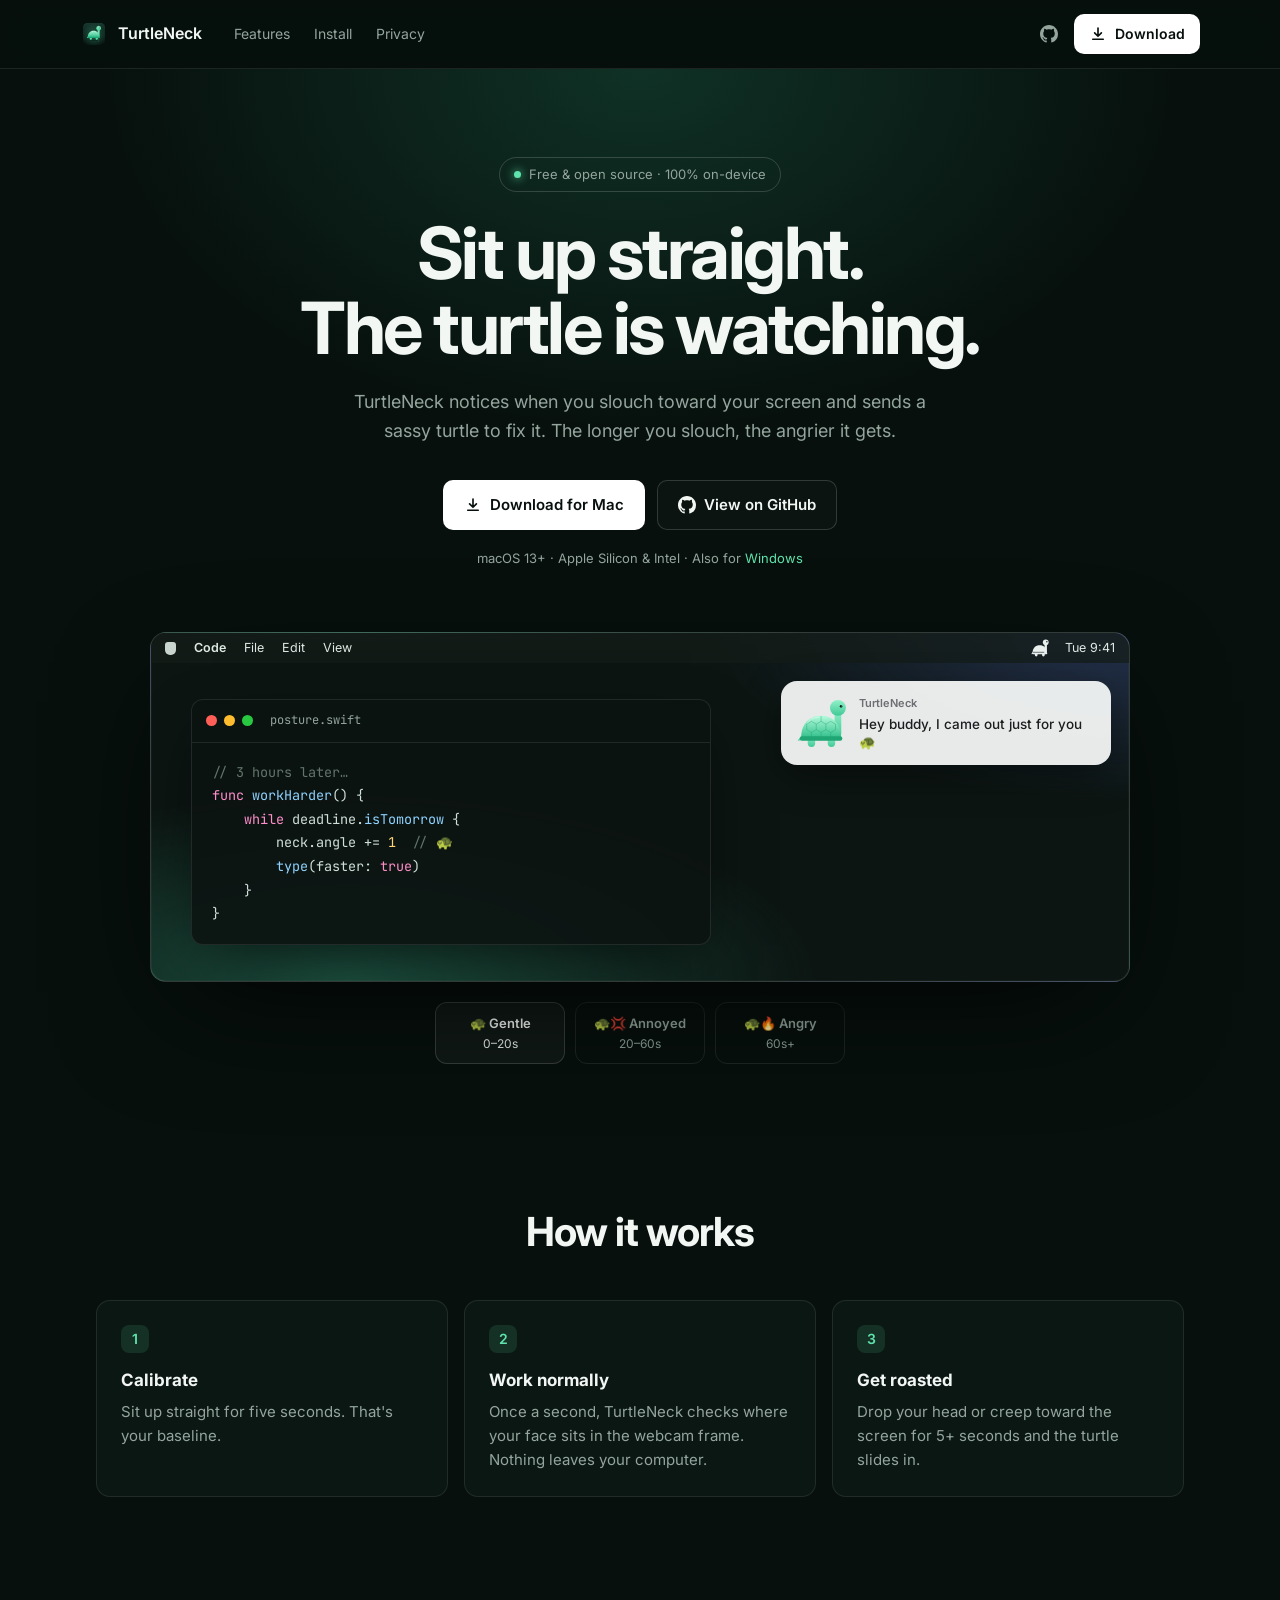
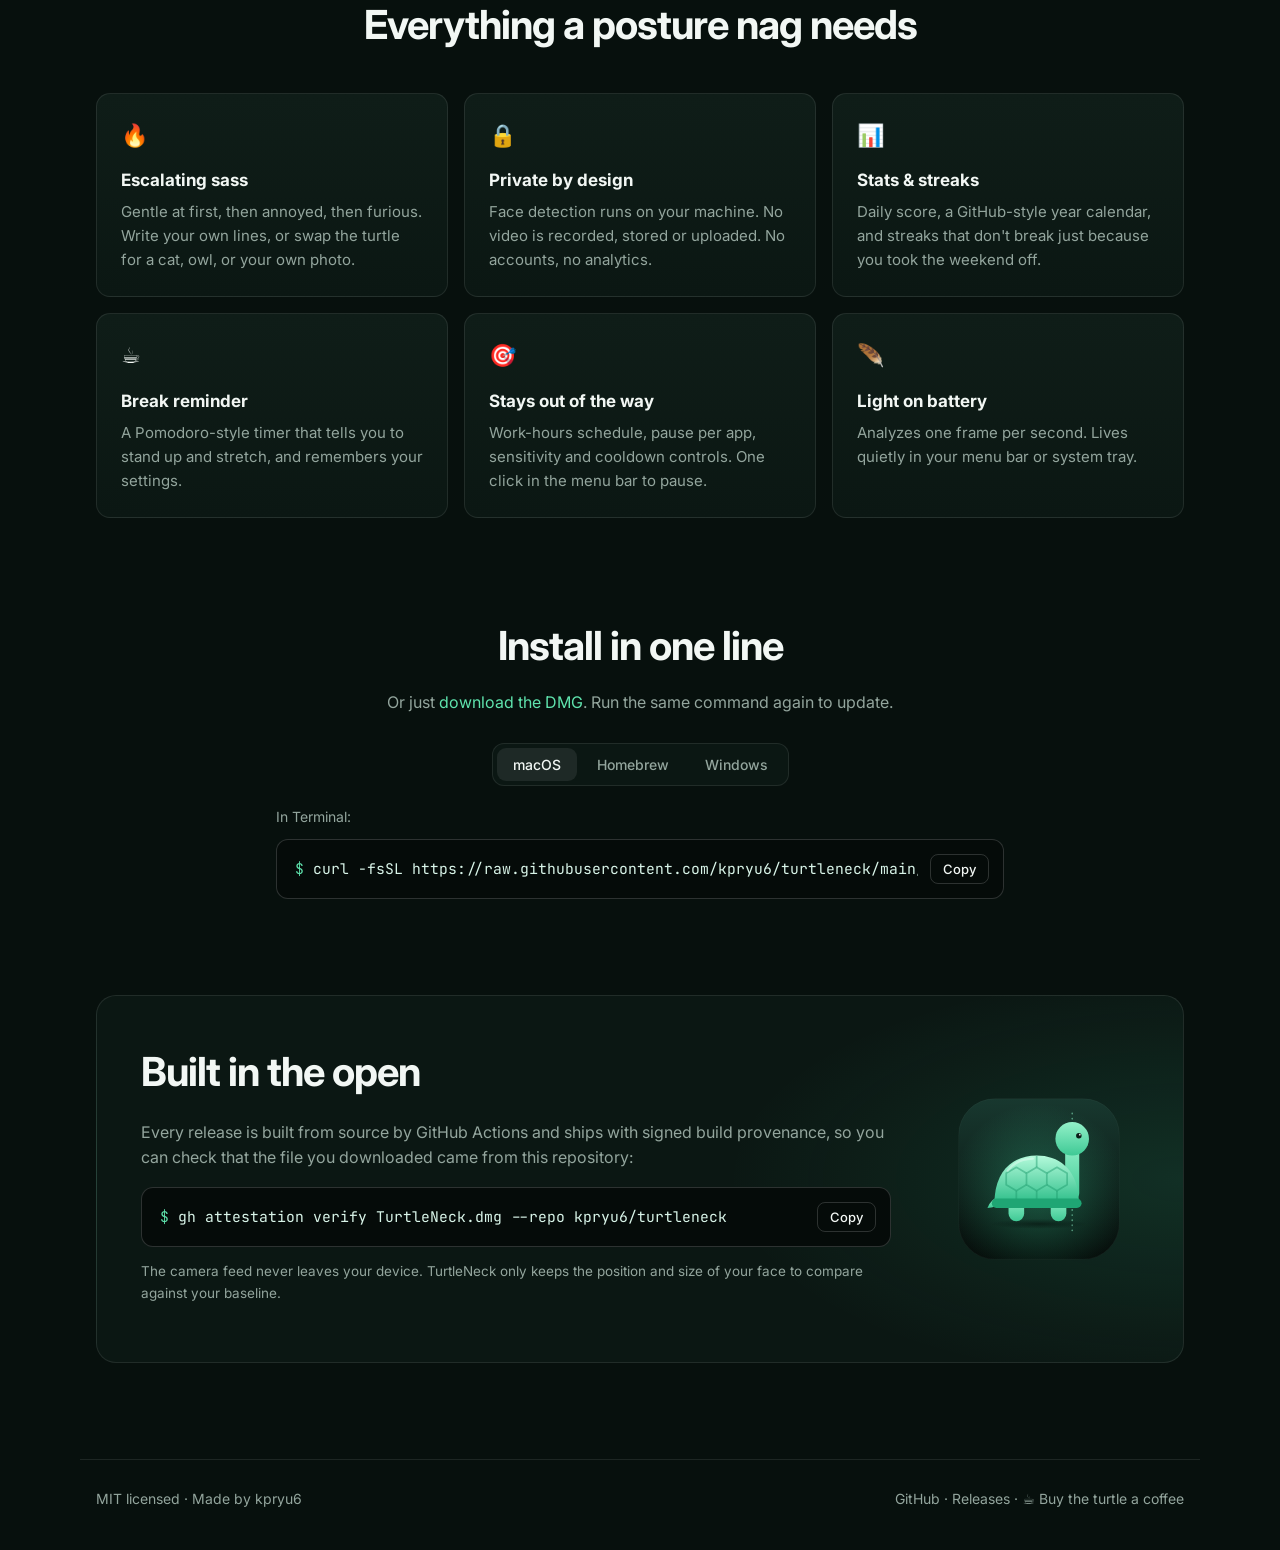
<file: site/index.html>
<!doctype html>
<html lang="en">
<head>
  <meta charset="utf-8">
  <meta name="viewport" content="width=device-width, initial-scale=1">
  <title>TurtleNeck: a sassy turtle that fixes your posture</title>
  <meta name="description" content="TurtleNeck watches your posture through your webcam and sends a sassy turtle when you slouch. Free, open source, 100% on-device. For macOS and Windows.">
  <meta property="og:title" content="TurtleNeck: a sassy turtle that fixes your posture">
  <meta property="og:description" content="Slouch, and the turtle shows up. Keep slouching, and it gets angry. Free, open source, 100% on-device.">
  <meta property="og:image" content="https://kpryu6.github.io/turtleneck/assets/og.png">
  <meta property="og:type" content="website">
  <meta name="twitter:card" content="summary_large_image">
  <meta name="theme-color" content="#07100D">
  <link rel="icon" type="image/svg+xml" href="assets/icon.svg">
  <link rel="icon" type="image/png" href="assets/favicon-64.png">
  <link rel="apple-touch-icon" href="assets/apple-touch-icon.png">
  <link rel="preconnect" href="https://fonts.googleapis.com">
  <link rel="preconnect" href="https://fonts.gstatic.com" crossorigin>
  <link href="https://fonts.googleapis.com/css2?family=Inter:wght@400;500;600;700&family=JetBrains+Mono:wght@400;500&display=swap" rel="stylesheet">
  <link rel="stylesheet" href="style.css">
</head>
<body>
  <header class="nav">
    <a class="brand" href="#top" aria-label="TurtleNeck home">
      <img src="assets/icon.svg" alt="" width="28" height="28">
      <span>TurtleNeck</span>
    </a>
    <nav class="nav-links" aria-label="Sections">
      <a href="#features">Features</a>
      <a href="#install">Install</a>
      <a href="#privacy">Privacy</a>
    </nav>
    <div class="nav-actions">
      <a class="gh-link" href="https://github.com/kpryu6/turtleneck" aria-label="TurtleNeck on GitHub">
        <svg viewBox="0 0 16 16" width="18" height="18" aria-hidden="true"><path fill="currentColor" d="M8 0C3.58 0 0 3.58 0 8c0 3.54 2.29 6.53 5.47 7.59.4.07.55-.17.55-.38 0-.19-.01-.82-.01-1.49-2.01.37-2.53-.49-2.69-.94-.09-.23-.48-.94-.82-1.13-.28-.15-.68-.52-.01-.53.63-.01 1.08.58 1.23.82.72 1.21 1.87.87 2.33.66.07-.52.28-.87.51-1.07-1.78-.2-3.64-.89-3.64-3.95 0-.87.31-1.59.82-2.15-.08-.2-.36-1.02.08-2.12 0 0 .67-.21 2.2.82.64-.18 1.32-.27 2-.27.68 0 1.36.09 2 .27 1.53-1.04 2.2-.82 2.2-.82.44 1.1.16 1.92.08 2.12.51.56.82 1.27.82 2.15 0 3.07-1.87 3.75-3.65 3.95.29.25.54.73.54 1.48 0 1.07-.01 1.93-.01 2.2 0 .21.15.46.55.38A8.013 8.013 0 0016 8c0-4.42-3.58-8-8-8z"/></svg>
        <span id="stars" class="stars" hidden></span>
      </a>
      <a class="btn btn-small" data-download href="https://github.com/kpryu6/turtleneck/releases/latest/download/TurtleNeck.dmg">
        <svg class="i" viewBox="0 0 24 24" aria-hidden="true"><path d="M12 4v11m0 0l-4.5-4.5M12 15l4.5-4.5M5 19h14"/></svg>
        Download
      </a>
    </div>
  </header>

  <main id="top">
    <section class="hero">
      <p class="eyebrow"><span class="dot"></span>Free &amp; open source · 100% on-device</p>
      <h1>Sit up straight.<br>The turtle is watching.</h1>
      <p class="lede">TurtleNeck notices when you slouch toward your screen and sends a sassy turtle to fix it. The longer you slouch, the angrier it gets.</p>
      <div class="cta">
        <a class="btn btn-primary" data-download href="https://github.com/kpryu6/turtleneck/releases/latest/download/TurtleNeck.dmg">
          <svg class="i" viewBox="0 0 24 24" aria-hidden="true"><path d="M12 4v11m0 0l-4.5-4.5M12 15l4.5-4.5M5 19h14"/></svg>
          <span data-download-label>Download for Mac</span>
        </a>
        <a class="btn btn-ghost" href="https://github.com/kpryu6/turtleneck">
          <svg viewBox="0 0 16 16" width="18" height="18" aria-hidden="true"><path fill="currentColor" d="M8 0C3.58 0 0 3.58 0 8c0 3.54 2.29 6.53 5.47 7.59.4.07.55-.17.55-.38 0-.19-.01-.82-.01-1.49-2.01.37-2.53-.49-2.69-.94-.09-.23-.48-.94-.82-1.13-.28-.15-.68-.52-.01-.53.63-.01 1.08.58 1.23.82.72 1.21 1.87.87 2.33.66.07-.52.28-.87.51-1.07-1.78-.2-3.64-.89-3.64-3.95 0-.87.31-1.59.82-2.15-.08-.2-.36-1.02.08-2.12 0 0 .67-.21 2.2.82.64-.18 1.32-.27 2-.27.68 0 1.36.09 2 .27 1.53-1.04 2.2-.82 2.2-.82.44 1.1.16 1.92.08 2.12.51.56.82 1.27.82 2.15 0 3.07-1.87 3.75-3.65 3.95.29.25.54.73.54 1.48 0 1.07-.01 1.93-.01 2.2 0 .21.15.46.55.38A8.013 8.013 0 0016 8c0-4.42-3.58-8-8-8z"/></svg>
          View on GitHub
        </a>
      </div>
      <p class="also" id="also-mac">macOS 13+ · Apple Silicon &amp; Intel · Also for <a href="https://github.com/kpryu6/turtleneck/releases/latest/download/TurtleNeck-Setup.exe">Windows</a></p>
      <p class="also" id="also-win" hidden>Windows 10/11 (64-bit) · No admin rights needed · Also for <a href="https://github.com/kpryu6/turtleneck/releases/latest/download/TurtleNeck.dmg">Mac</a></p>

      <!-- Demo: the alert escalates on a loop -->
      <div class="demo" aria-label="Animated preview of TurtleNeck alerts" role="img">
        <div class="screen">
          <div class="menubar">
            <span class="apple"></span>
            <span class="mb-item strong">Code</span><span class="mb-item">File</span><span class="mb-item">Edit</span><span class="mb-item">View</span>
            <span class="mb-right">
              <span class="tray" id="tray" title="Posture">
                <svg viewBox="240 210 540 530" aria-hidden="true"><mask id="tray-cut"><rect x="200" y="200" width="620" height="560" fill="#fff"/><circle cx="716" cy="290" r="22" fill="#000"/><path d="M296 604H636" stroke="#000" stroke-width="18"/></mask><g mask="url(#tray-cut)"><rect x="356" y="606" width="80" height="122" rx="40"/><rect x="572" y="606" width="80" height="122" rx="40"/><path d="M300 606Q262 622 248 660Q292 658 320 636Z"/><rect x="646" y="320" width="72" height="300" rx="36"/><circle cx="682" cy="306" r="86"/><path d="M284 636C284 470 380 392 500 392C620 392 716 470 716 636Z"/><rect x="270" y="612" width="460" height="48" rx="24"/></g></svg>
              </span>
              <span class="mb-item">Tue 9:41</span>
            </span>
          </div>
          <div class="desk">
            <div class="window">
              <div class="titlebar"><i></i><i></i><i></i><span>posture.swift</span></div>
              <pre class="code"><span class="c">// 3 hours later…</span>
<span class="k">func</span> <span class="f">workHarder</span>() {
    <span class="k">while</span> deadline.<span class="f">isTomorrow</span> {
        neck.angle += <span class="n">1</span>  <span class="c">// 🐢</span>
        <span class="f">type</span>(faster: <span class="k">true</span>)
    }
}</pre>
            </div>
            <div class="banner" id="banner" data-level="1">
              <svg class="turtle" viewBox="240 210 540 530" aria-hidden="true">
                <defs>
                  <linearGradient id="t-shell" x1="0" y1="0" x2="0" y2="1"><stop offset="0" class="shell-top"/><stop offset="1" class="shell-bottom"/></linearGradient>
                  <linearGradient id="t-skin" x1="0" y1="0" x2="0" y2="1"><stop offset="0" class="skin-top"/><stop offset="1" class="skin-bottom"/></linearGradient>
                  <clipPath id="t-dome"><path d="M284 636C284 470 380 392 500 392C620 392 716 470 716 636Z"/></clipPath>
                </defs>
                <g fill="url(#t-skin)"><rect x="356" y="606" width="80" height="122" rx="40"/><rect x="572" y="606" width="80" height="122" rx="40"/><path d="M300 606Q262 622 248 660Q292 658 320 636Z"/><rect x="646" y="320" width="72" height="300" rx="36"/><circle cx="682" cy="306" r="86"/></g>
                <circle cx="716" cy="290" r="14" fill="#0A1D17"/><circle cx="721" cy="285" r="4.5" fill="#fff" fill-opacity=".9"/>
                <path d="M284 636C284 470 380 392 500 392C620 392 716 470 716 636Z" fill="url(#t-shell)"/>
                <g class="hex" clip-path="url(#t-dome)"><path d="M500 452L552 482V542L500 572L448 542V482Z"/><path d="M552 482L604 452L656 482V542L604 572L552 542"/><path d="M448 482L396 452L344 482V542L396 572L448 542"/><path d="M500 452V392M500 572V636M604 572V636M396 572V636"/></g>
                <path d="M352 470C380 430 430 410 480 408" fill="none" stroke="#fff" stroke-opacity=".35" stroke-width="12" stroke-linecap="round"/>
                <rect class="rim" x="270" y="612" width="460" height="48" rx="24"/>
              </svg>
              <div class="banner-text">
                <span class="banner-app">TurtleNeck</span>
                <span class="banner-msg" id="banner-msg">Hey buddy, I came out just for you 🐢</span>
              </div>
            </div>
          </div>
        </div>
        <ol class="levels" aria-hidden="true">
          <li data-level="1"><b>🐢 Gentle</b><span>0–20s</span></li>
          <li data-level="2"><b>🐢💢 Annoyed</b><span>20–60s</span></li>
          <li data-level="3"><b>🐢🔥 Angry</b><span>60s+</span></li>
        </ol>
      </div>
    </section>

    <section class="section" id="how">
      <h2>How it works</h2>
      <div class="steps">
        <div class="step"><span class="num">1</span><h3>Calibrate</h3><p>Sit up straight for five seconds. That's your baseline.</p></div>
        <div class="step"><span class="num">2</span><h3>Work normally</h3><p>Once a second, TurtleNeck checks where your face sits in the webcam frame. Nothing leaves your computer.</p></div>
        <div class="step"><span class="num">3</span><h3>Get roasted</h3><p>Drop your head or creep toward the screen for 5+ seconds and the turtle slides in.</p></div>
      </div>
    </section>

    <section class="section" id="features">
      <h2>Everything a posture nag needs</h2>
      <div class="grid">
        <article class="card"><div class="ico">🔥</div><h3>Escalating sass</h3><p>Gentle at first, then annoyed, then furious. Write your own lines, or swap the turtle for a cat, owl, or your own photo.</p></article>
        <article class="card"><div class="ico">🔒</div><h3>Private by design</h3><p>Face detection runs on your machine. No video is recorded, stored or uploaded. No accounts, no analytics.</p></article>
        <article class="card"><div class="ico">📊</div><h3>Stats &amp; streaks</h3><p>Daily score, a GitHub-style year calendar, and streaks that don't break just because you took the weekend off.</p></article>
        <article class="card"><div class="ico">☕</div><h3>Break reminder</h3><p>A Pomodoro-style timer that tells you to stand up and stretch, and remembers your settings.</p></article>
        <article class="card"><div class="ico">🎯</div><h3>Stays out of the way</h3><p>Work-hours schedule, pause per app, sensitivity and cooldown controls. One click in the menu bar to pause.</p></article>
        <article class="card"><div class="ico">🪶</div><h3>Light on battery</h3><p>Analyzes one frame per second. Lives quietly in your menu bar or system tray.</p></article>
      </div>
    </section>

    <section class="section" id="install">
      <h2>Install in one line</h2>
      <p class="sub">Or just <a href="https://github.com/kpryu6/turtleneck/releases/latest/download/TurtleNeck.dmg">download the DMG</a>. Run the same command again to update.</p>
      <div class="tabs" role="tablist" aria-label="Platform">
        <button role="tab" aria-selected="true" aria-controls="tab-mac" id="t-mac" data-tab="mac">macOS</button>
        <button role="tab" aria-selected="false" aria-controls="tab-brew" id="t-brew" data-tab="brew">Homebrew</button>
        <button role="tab" aria-selected="false" aria-controls="tab-windows" id="t-windows" data-tab="windows">Windows</button>
      </div>
      <div class="panel" role="tabpanel" id="tab-mac" aria-labelledby="t-mac">
        <p>In Terminal:</p>
        <div class="cmd"><code>curl -fsSL https://raw.githubusercontent.com/kpryu6/turtleneck/main/install.sh | bash</code><button class="copy" aria-label="Copy command">Copy</button></div>
      </div>
      <div class="panel" role="tabpanel" id="tab-brew" aria-labelledby="t-brew" hidden>
        <p>With Homebrew:</p>
        <div class="cmd"><code>brew tap kpryu6/turtleneck &amp;&amp; brew trust kpryu6/turtleneck &amp;&amp; brew install --cask turtleneck</code><button class="copy" aria-label="Copy command">Copy</button></div>
      </div>
      <div class="panel" role="tabpanel" id="tab-windows" aria-labelledby="t-windows" hidden>
        <p><a class="btn btn-primary btn-inline" href="https://github.com/kpryu6/turtleneck/releases/latest/download/TurtleNeck-Setup.exe">
          <svg class="i" viewBox="0 0 24 24" aria-hidden="true"><path d="M12 4v11m0 0l-4.5-4.5M12 15l4.5-4.5M5 19h14"/></svg>
          Download TurtleNeck-Setup.exe</a></p>
        <p>Or in PowerShell:</p>
        <div class="cmd"><code>irm https://raw.githubusercontent.com/kpryu6/turtleneck/main/install.ps1 | iex</code><button class="copy" aria-label="Copy command">Copy</button></div>
        <p class="note">Installs for your user only, no admin rights needed. Uninstall any time from <i>Settings → Apps</i>. Windows SmartScreen may warn because the app isn't code-signed yet: choose <i>More info → Run anyway</i>.</p>
      </div>
    </section>

    <section class="section" id="privacy">
      <div class="trust">
        <div>
          <h2>Built in the open</h2>
          <p>Every release is built from source by GitHub Actions and ships with signed build provenance, so you can check that the file you downloaded came from this repository:</p>
          <div class="cmd"><code>gh attestation verify TurtleNeck.dmg --repo kpryu6/turtleneck</code><button class="copy" aria-label="Copy command">Copy</button></div>
          <p class="note">The camera feed never leaves your device. TurtleNeck only keeps the position and size of your face to compare against your baseline.</p>
        </div>
        <img src="assets/icon.svg" alt="TurtleNeck app icon" width="200" height="200">
      </div>
    </section>
  </main>

  <footer class="footer">
    <span>MIT licensed · Made by <a href="https://github.com/kpryu6">kpryu6</a></span>
    <span><a href="https://github.com/kpryu6/turtleneck">GitHub</a> · <a href="https://github.com/kpryu6/turtleneck/releases">Releases</a> · <a href="https://ko-fi.com/kpryu">☕ Buy the turtle a coffee</a></span>
  </footer>

  <script src="main.js"></script>
</body>
</html>
</file>
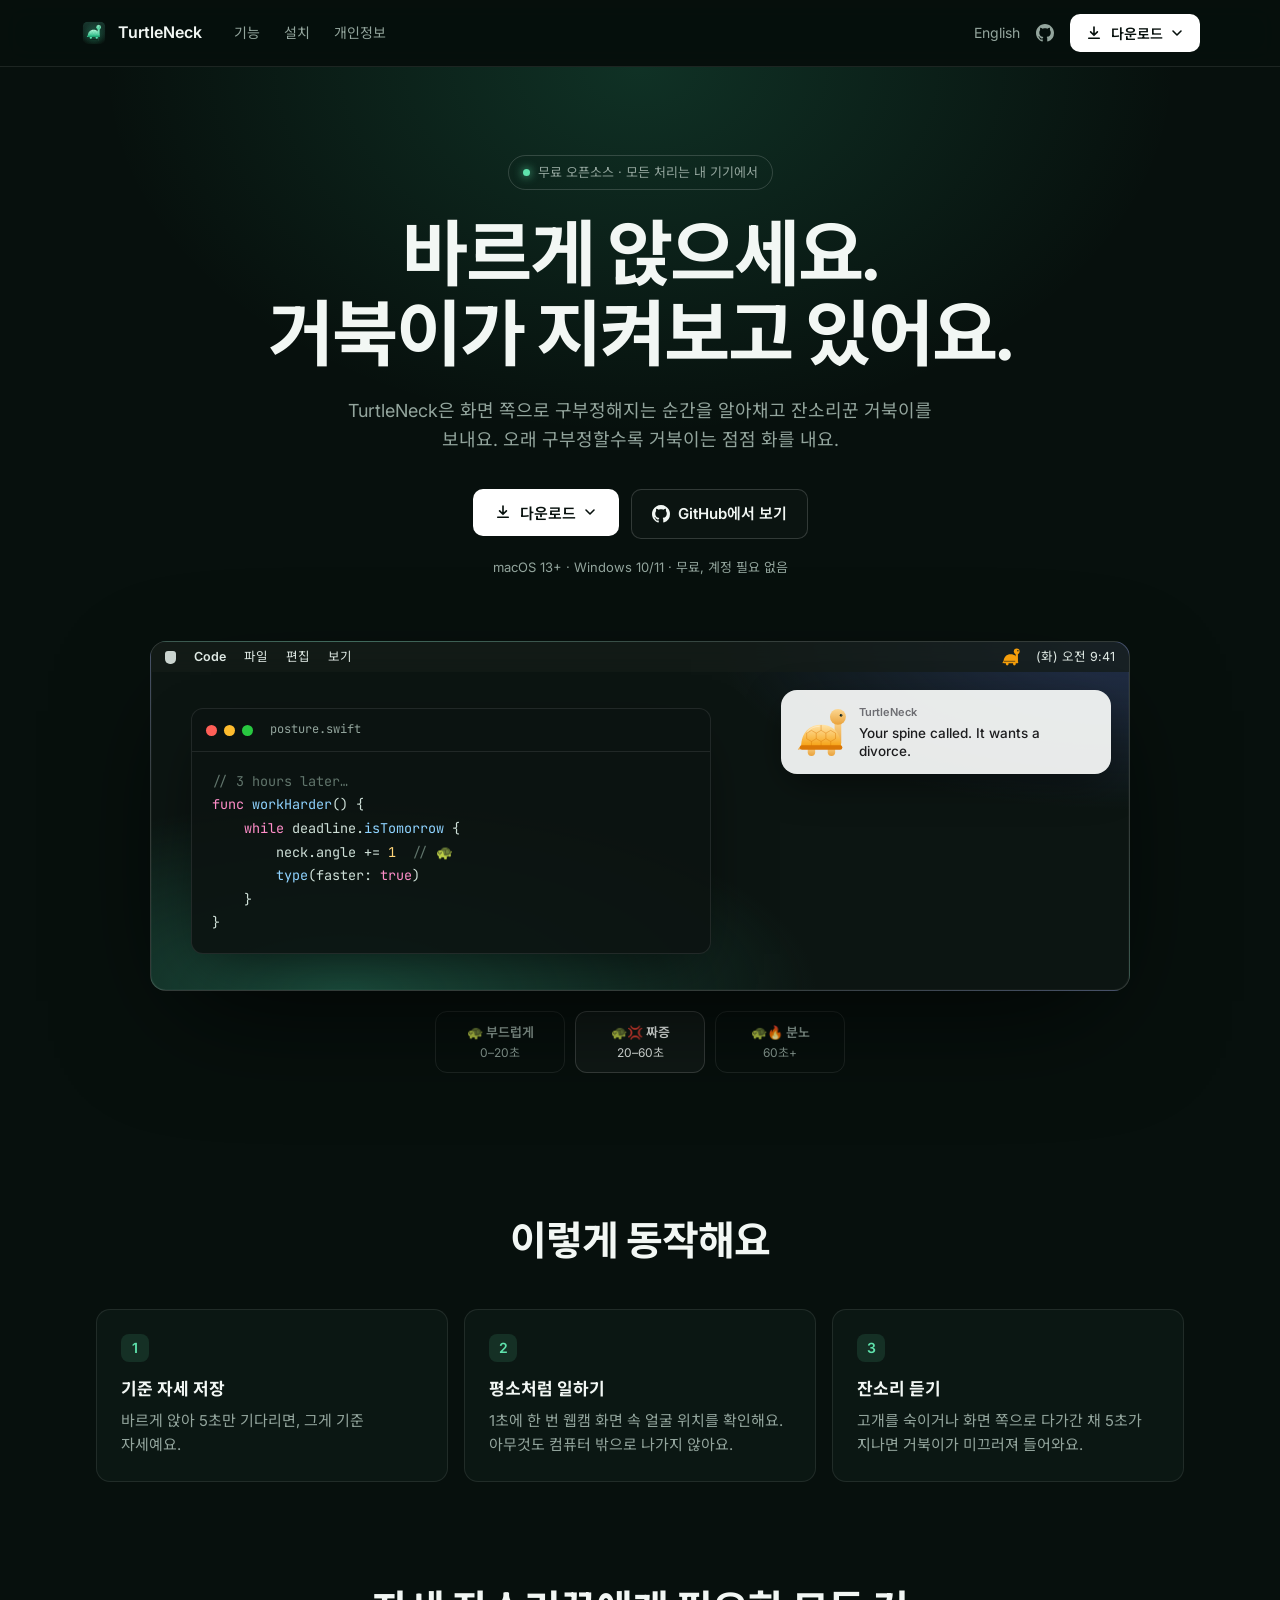
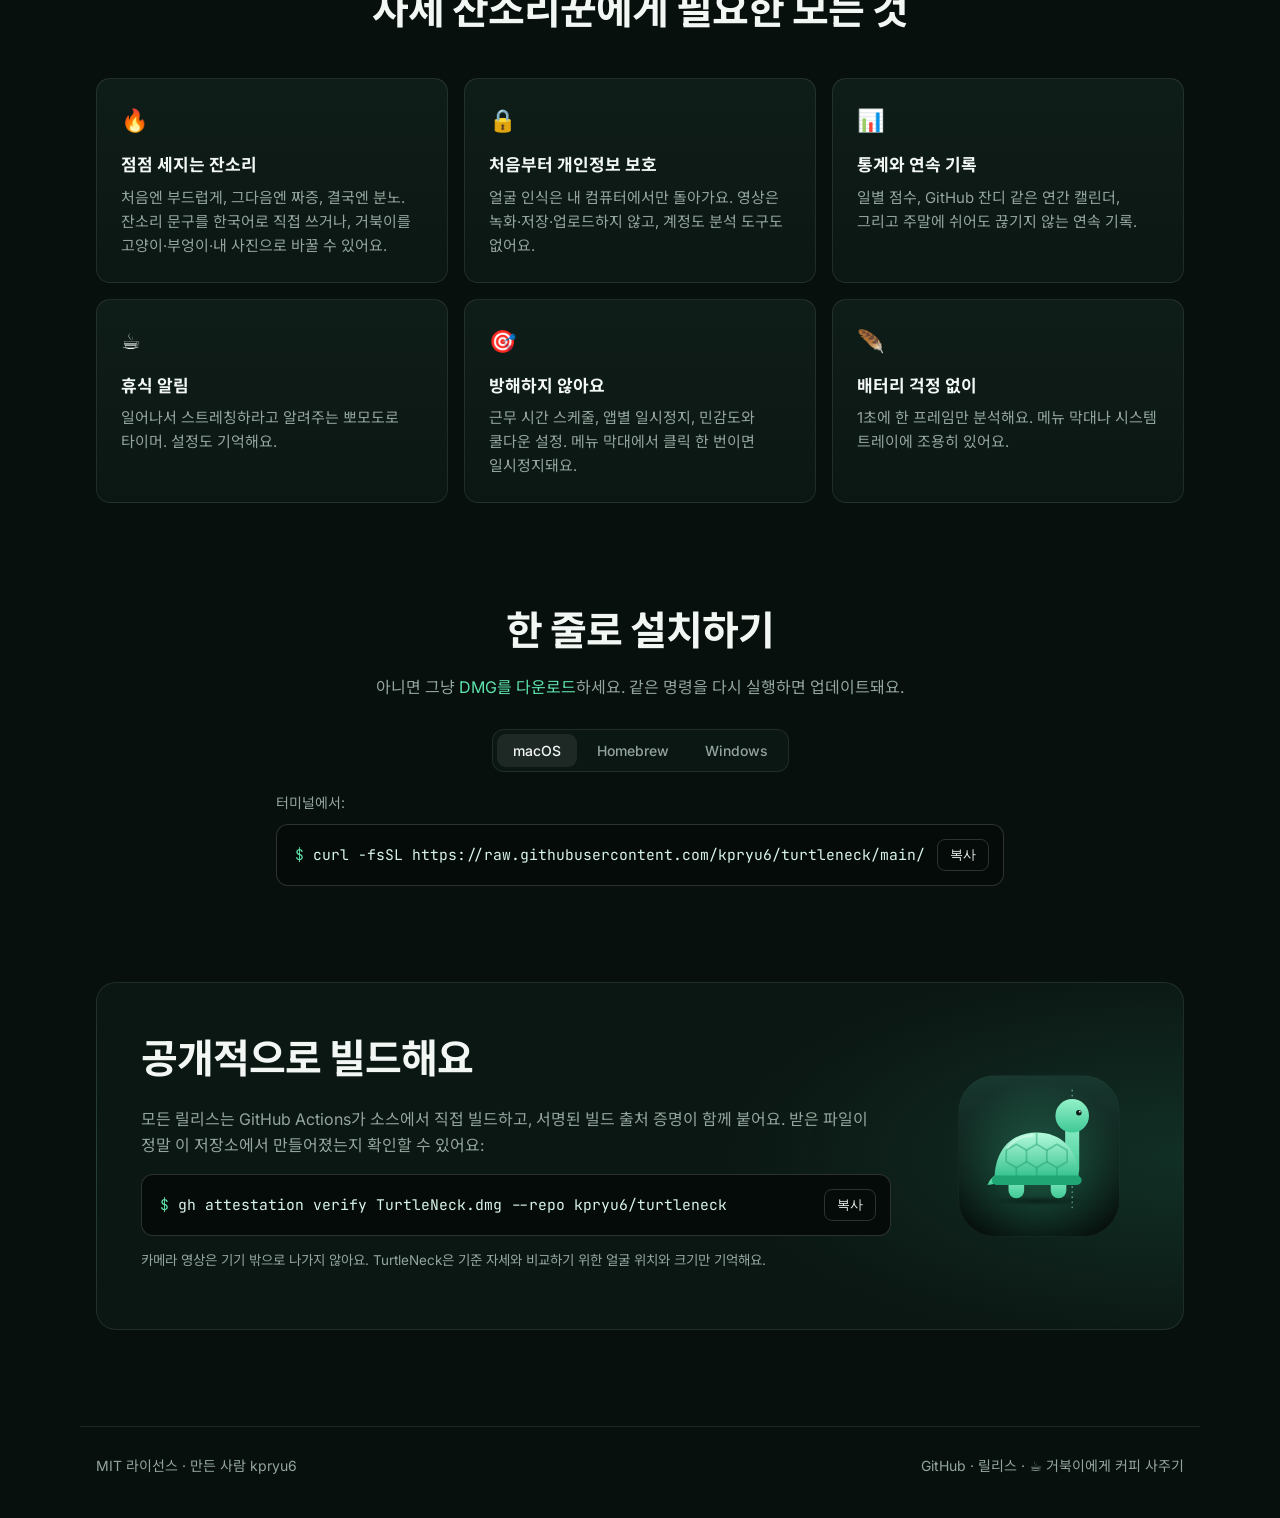
<file: site/ko/index.html>
<!doctype html>
<!-- 영어 버전(../index.html)과 구조가 같아요. 수정할 땐 둘 다 같이 고쳐주세요. -->
<html lang="ko">
<head>
  <meta charset="utf-8">
  <meta name="viewport" content="width=device-width, initial-scale=1">
  <title>TurtleNeck: 거북목을 고쳐주는 잔소리꾼 거북이</title>
  <meta name="description" content="TurtleNeck은 웹캠으로 자세를 살피다가 구부정해지면 잔소리꾼 거북이를 보내요. 무료 오픈소스, 모든 처리는 내 컴퓨터 안에서. macOS와 Windows 지원.">
  <meta property="og:title" content="TurtleNeck: 거북목을 고쳐주는 잔소리꾼 거북이">
  <meta property="og:description" content="구부정하면 거북이가 나타나고, 계속 구부정하면 화를 내요. 무료 오픈소스, 모든 처리는 내 기기에서.">
  <meta property="og:image" content="https://kpryu6.github.io/turtleneck/assets/og.png">
  <meta property="og:type" content="website">
  <meta property="og:locale" content="ko_KR">
  <meta name="twitter:card" content="summary_large_image">
  <meta name="theme-color" content="#07100D">
  <link rel="icon" type="image/svg+xml" href="../assets/icon.svg">
  <link rel="icon" type="image/png" href="../assets/favicon-64.png">
  <link rel="apple-touch-icon" href="../assets/apple-touch-icon.png">
  <link rel="preconnect" href="https://fonts.googleapis.com">
  <link rel="preconnect" href="https://fonts.gstatic.com" crossorigin>
  <link href="https://fonts.googleapis.com/css2?family=Inter:wght@400;500;600;700&family=JetBrains+Mono:wght@400;500&family=Noto+Sans+KR:wght@400;500;700&display=swap" rel="stylesheet">
  <link rel="alternate" hreflang="en" href="https://kpryu6.github.io/turtleneck/">
  <link rel="alternate" hreflang="ko" href="https://kpryu6.github.io/turtleneck/ko/">
  <link rel="stylesheet" href="../style.css">
</head>
<body>
  <header class="nav">
    <a class="brand" href="#top" aria-label="TurtleNeck 홈">
      <img src="../assets/icon.svg" alt="" width="28" height="28">
      <span>TurtleNeck</span>
    </a>
    <nav class="nav-links" aria-label="섹션">
      <a href="#features">기능</a>
      <a href="#install">설치</a>
      <a href="#privacy">개인정보</a>
    </nav>
    <div class="nav-actions">
      <a class="lang" href="../" hreflang="en" lang="en">English</a>
      <a class="gh-link" href="https://github.com/kpryu6/turtleneck" aria-label="GitHub의 TurtleNeck">
        <svg viewBox="0 0 16 16" width="18" height="18" aria-hidden="true"><path fill="currentColor" d="M8 0C3.58 0 0 3.58 0 8c0 3.54 2.29 6.53 5.47 7.59.4.07.55-.17.55-.38 0-.19-.01-.82-.01-1.49-2.01.37-2.53-.49-2.69-.94-.09-.23-.48-.94-.82-1.13-.28-.15-.68-.52-.01-.53.63-.01 1.08.58 1.23.82.72 1.21 1.87.87 2.33.66.07-.52.28-.87.51-1.07-1.78-.2-3.64-.89-3.64-3.95 0-.87.31-1.59.82-2.15-.08-.2-.36-1.02.08-2.12 0 0 .67-.21 2.2.82.64-.18 1.32-.27 2-.27.68 0 1.36.09 2 .27 1.53-1.04 2.2-.82 2.2-.82.44 1.1.16 1.92.08 2.12.51.56.82 1.27.82 2.15 0 3.07-1.87 3.75-3.65 3.95.29.25.54.73.54 1.48 0 1.07-.01 1.93-.01 2.2 0 .21.15.46.55.38A8.013 8.013 0 0016 8c0-4.42-3.58-8-8-8z"/></svg>
        <span id="stars" class="stars" hidden></span>
      </a>
      <div class="dl dl-right" data-dl>
        <button type="button" class="btn btn-small dl-toggle" aria-haspopup="menu" aria-expanded="false" aria-controls="dl-menu-nav">
          <svg class="i" viewBox="0 0 24 24" aria-hidden="true"><path d="M12 4v11m0 0l-4.5-4.5M12 15l4.5-4.5M5 19h14"/></svg>
          <span>다운로드</span>
          <svg class="chev" viewBox="0 0 24 24" aria-hidden="true"><path d="M6 9l6 6 6-6"/></svg>
        </button>
        <div class="dl-menu" id="dl-menu-nav" role="menu" hidden>
          <a class="dl-item" role="menuitem" data-os="mac" href="https://github.com/kpryu6/turtleneck/releases/latest/download/TurtleNeck.dmg">
            <svg class="os" viewBox="0 0 24 24" aria-hidden="true"><path fill="currentColor" d="M16.4 12.7c0-2.5 2-3.6 2.1-3.7-1.2-1.7-3-1.9-3.6-2-1.5-.2-3 .9-3.8.9-.8 0-2-.9-3.3-.9-1.7 0-3.3 1-4.1 2.5-1.8 3.1-.5 7.6 1.3 10.1.8 1.2 1.8 2.6 3.1 2.5 1.3 0 1.7-.8 3.3-.8 1.5 0 1.9.8 3.3.8 1.4 0 2.2-1.2 3-2.4.9-1.4 1.3-2.7 1.3-2.8 0 0-2.6-1-2.6-4.2zM14 5.2c.7-.8 1.1-2 1-3.2-1 0-2.2.7-2.9 1.5-.6.7-1.2 1.9-1 3.1 1.1.1 2.2-.6 2.9-1.4z"/></svg>
            <span class="dl-text"><b>macOS</b><small>macOS 13+ · Apple Silicon 및 Intel · .dmg</small></span>
            <em class="dl-badge" hidden>이 기기</em>
          </a>
          <a class="dl-item" role="menuitem" data-os="windows" href="https://github.com/kpryu6/turtleneck/releases/latest/download/TurtleNeck-Setup.exe">
            <svg class="os" viewBox="0 0 24 24" aria-hidden="true"><path fill="currentColor" d="M3 5.1l7.4-1v7.2H3V5.1zm0 13.8l7.4 1v-7.1H3v6.1zm8.2 1.1L21 21.4v-8.6h-9.8V20zm0-15.9v7.3H21V2.6l-9.8 1.5z"/></svg>
            <span class="dl-text"><b>Windows</b><small>Windows 10/11 · 64비트 · .exe 설치 프로그램</small></span>
            <em class="dl-badge" hidden>이 기기</em>
          </a>
        </div>
      </div>
    </div>
  </header>

  <main id="top">
    <section class="hero">
      <p class="eyebrow"><span class="dot"></span>무료 오픈소스 · 모든 처리는 내 기기에서</p>
      <h1>바르게 앉으세요.<br>거북이가 지켜보고 있어요.</h1>
      <p class="lede">TurtleNeck은 화면 쪽으로 구부정해지는 순간을 알아채고 잔소리꾼 거북이를 보내요. 오래 구부정할수록 거북이는 점점 화를 내요.</p>
      <div class="cta">
        <div class="dl" data-dl>
        <button type="button" class="btn btn-primary dl-toggle" aria-haspopup="menu" aria-expanded="false" aria-controls="dl-menu-hero">
          <svg class="i" viewBox="0 0 24 24" aria-hidden="true"><path d="M12 4v11m0 0l-4.5-4.5M12 15l4.5-4.5M5 19h14"/></svg>
          <span>다운로드</span>
          <svg class="chev" viewBox="0 0 24 24" aria-hidden="true"><path d="M6 9l6 6 6-6"/></svg>
        </button>
        <div class="dl-menu" id="dl-menu-hero" role="menu" hidden>
          <a class="dl-item" role="menuitem" data-os="mac" href="https://github.com/kpryu6/turtleneck/releases/latest/download/TurtleNeck.dmg">
            <svg class="os" viewBox="0 0 24 24" aria-hidden="true"><path fill="currentColor" d="M16.4 12.7c0-2.5 2-3.6 2.1-3.7-1.2-1.7-3-1.9-3.6-2-1.5-.2-3 .9-3.8.9-.8 0-2-.9-3.3-.9-1.7 0-3.3 1-4.1 2.5-1.8 3.1-.5 7.6 1.3 10.1.8 1.2 1.8 2.6 3.1 2.5 1.3 0 1.7-.8 3.3-.8 1.5 0 1.9.8 3.3.8 1.4 0 2.2-1.2 3-2.4.9-1.4 1.3-2.7 1.3-2.8 0 0-2.6-1-2.6-4.2zM14 5.2c.7-.8 1.1-2 1-3.2-1 0-2.2.7-2.9 1.5-.6.7-1.2 1.9-1 3.1 1.1.1 2.2-.6 2.9-1.4z"/></svg>
            <span class="dl-text"><b>macOS</b><small>macOS 13+ · Apple Silicon 및 Intel · .dmg</small></span>
            <em class="dl-badge" hidden>이 기기</em>
          </a>
          <a class="dl-item" role="menuitem" data-os="windows" href="https://github.com/kpryu6/turtleneck/releases/latest/download/TurtleNeck-Setup.exe">
            <svg class="os" viewBox="0 0 24 24" aria-hidden="true"><path fill="currentColor" d="M3 5.1l7.4-1v7.2H3V5.1zm0 13.8l7.4 1v-7.1H3v6.1zm8.2 1.1L21 21.4v-8.6h-9.8V20zm0-15.9v7.3H21V2.6l-9.8 1.5z"/></svg>
            <span class="dl-text"><b>Windows</b><small>Windows 10/11 · 64비트 · .exe 설치 프로그램</small></span>
            <em class="dl-badge" hidden>이 기기</em>
          </a>
        </div>
      </div>
        <a class="btn btn-ghost" href="https://github.com/kpryu6/turtleneck">
          <svg viewBox="0 0 16 16" width="18" height="18" aria-hidden="true"><path fill="currentColor" d="M8 0C3.58 0 0 3.58 0 8c0 3.54 2.29 6.53 5.47 7.59.4.07.55-.17.55-.38 0-.19-.01-.82-.01-1.49-2.01.37-2.53-.49-2.69-.94-.09-.23-.48-.94-.82-1.13-.28-.15-.68-.52-.01-.53.63-.01 1.08.58 1.23.82.72 1.21 1.87.87 2.33.66.07-.52.28-.87.51-1.07-1.78-.2-3.64-.89-3.64-3.95 0-.87.31-1.59.82-2.15-.08-.2-.36-1.02.08-2.12 0 0 .67-.21 2.2.82.64-.18 1.32-.27 2-.27.68 0 1.36.09 2 .27 1.53-1.04 2.2-.82 2.2-.82.44 1.1.16 1.92.08 2.12.51.56.82 1.27.82 2.15 0 3.07-1.87 3.75-3.65 3.95.29.25.54.73.54 1.48 0 1.07-.01 1.93-.01 2.2 0 .21.15.46.55.38A8.013 8.013 0 0016 8c0-4.42-3.58-8-8-8z"/></svg>
          GitHub에서 보기
        </a>
      </div>
      <p class="also">macOS 13+ · Windows 10/11 · 무료, 계정 필요 없음</p>

      <!-- Demo: the alert escalates on a loop -->
      <div class="demo" aria-label="TurtleNeck 알림 미리보기 애니메이션" role="img">
        <div class="screen">
          <div class="menubar">
            <span class="apple"></span>
            <span class="mb-item strong">Code</span><span class="mb-item">파일</span><span class="mb-item">편집</span><span class="mb-item">보기</span>
            <span class="mb-right">
              <span class="tray" id="tray" title="자세">
                <svg viewBox="240 210 540 530" aria-hidden="true"><mask id="tray-cut"><rect x="200" y="200" width="620" height="560" fill="#fff"/><circle cx="716" cy="290" r="22" fill="#000"/><path d="M296 604H636" stroke="#000" stroke-width="18"/></mask><g mask="url(#tray-cut)"><rect x="356" y="606" width="80" height="122" rx="40"/><rect x="572" y="606" width="80" height="122" rx="40"/><path d="M300 606Q262 622 248 660Q292 658 320 636Z"/><rect x="646" y="320" width="72" height="300" rx="36"/><circle cx="682" cy="306" r="86"/><path d="M284 636C284 470 380 392 500 392C620 392 716 470 716 636Z"/><rect x="270" y="612" width="460" height="48" rx="24"/></g></svg>
              </span>
              <span class="mb-item">(화) 오전 9:41</span>
            </span>
          </div>
          <div class="desk">
            <div class="window">
              <div class="titlebar"><i></i><i></i><i></i><span>posture.swift</span></div>
              <pre class="code"><span class="c">// 3 hours later…</span>
<span class="k">func</span> <span class="f">workHarder</span>() {
    <span class="k">while</span> deadline.<span class="f">isTomorrow</span> {
        neck.angle += <span class="n">1</span>  <span class="c">// 🐢</span>
        <span class="f">type</span>(faster: <span class="k">true</span>)
    }
}</pre>
            </div>
            <div class="banner" id="banner" data-level="1">
              <svg class="turtle" viewBox="240 210 540 530" aria-hidden="true">
                <defs>
                  <linearGradient id="t-shell" x1="0" y1="0" x2="0" y2="1"><stop offset="0" class="shell-top"/><stop offset="1" class="shell-bottom"/></linearGradient>
                  <linearGradient id="t-skin" x1="0" y1="0" x2="0" y2="1"><stop offset="0" class="skin-top"/><stop offset="1" class="skin-bottom"/></linearGradient>
                  <clipPath id="t-dome"><path d="M284 636C284 470 380 392 500 392C620 392 716 470 716 636Z"/></clipPath>
                </defs>
                <g fill="url(#t-skin)"><rect x="356" y="606" width="80" height="122" rx="40"/><rect x="572" y="606" width="80" height="122" rx="40"/><path d="M300 606Q262 622 248 660Q292 658 320 636Z"/><rect x="646" y="320" width="72" height="300" rx="36"/><circle cx="682" cy="306" r="86"/></g>
                <circle cx="716" cy="290" r="14" fill="#0A1D17"/><circle cx="721" cy="285" r="4.5" fill="#fff" fill-opacity=".9"/>
                <path d="M284 636C284 470 380 392 500 392C620 392 716 470 716 636Z" fill="url(#t-shell)"/>
                <g class="hex" clip-path="url(#t-dome)"><path d="M500 452L552 482V542L500 572L448 542V482Z"/><path d="M552 482L604 452L656 482V542L604 572L552 542"/><path d="M448 482L396 452L344 482V542L396 572L448 542"/><path d="M500 452V392M500 572V636M604 572V636M396 572V636"/></g>
                <path d="M352 470C380 430 430 410 480 408" fill="none" stroke="#fff" stroke-opacity=".35" stroke-width="12" stroke-linecap="round"/>
                <rect class="rim" x="270" y="612" width="460" height="48" rx="24"/>
              </svg>
              <div class="banner-text">
                <span class="banner-app">TurtleNeck</span>
                <span class="banner-msg" id="banner-msg">Hey buddy, I came out just for you 🐢</span>
              </div>
            </div>
          </div>
        </div>
        <ol class="levels" aria-hidden="true">
          <li data-level="1"><b>🐢 부드럽게</b><span>0–20초</span></li>
          <li data-level="2"><b>🐢💢 짜증</b><span>20–60초</span></li>
          <li data-level="3"><b>🐢🔥 분노</b><span>60초+</span></li>
        </ol>
      </div>
    </section>

    <section class="section" id="how">
      <h2>이렇게 동작해요</h2>
      <div class="steps">
        <div class="step"><span class="num">1</span><h3>기준 자세 저장</h3><p>바르게 앉아 5초만 기다리면, 그게 기준 자세예요.</p></div>
        <div class="step"><span class="num">2</span><h3>평소처럼 일하기</h3><p>1초에 한 번 웹캠 화면 속 얼굴 위치를 확인해요. 아무것도 컴퓨터 밖으로 나가지 않아요.</p></div>
        <div class="step"><span class="num">3</span><h3>잔소리 듣기</h3><p>고개를 숙이거나 화면 쪽으로 다가간 채 5초가 지나면 거북이가 미끄러져 들어와요.</p></div>
      </div>
    </section>

    <section class="section" id="features">
      <h2>자세 잔소리꾼에게 필요한 모든 것</h2>
      <div class="grid">
        <article class="card"><div class="ico">🔥</div><h3>점점 세지는 잔소리</h3><p>처음엔 부드럽게, 그다음엔 짜증, 결국엔 분노. 잔소리 문구를 한국어로 직접 쓰거나, 거북이를 고양이·부엉이·내 사진으로 바꿀 수 있어요.</p></article>
        <article class="card"><div class="ico">🔒</div><h3>처음부터 개인정보 보호</h3><p>얼굴 인식은 내 컴퓨터에서만 돌아가요. 영상은 녹화·저장·업로드하지 않고, 계정도 분석 도구도 없어요.</p></article>
        <article class="card"><div class="ico">📊</div><h3>통계와 연속 기록</h3><p>일별 점수, GitHub 잔디 같은 연간 캘린더, 그리고 주말에 쉬어도 끊기지 않는 연속 기록.</p></article>
        <article class="card"><div class="ico">☕</div><h3>휴식 알림</h3><p>일어나서 스트레칭하라고 알려주는 뽀모도로 타이머. 설정도 기억해요.</p></article>
        <article class="card"><div class="ico">🎯</div><h3>방해하지 않아요</h3><p>근무 시간 스케줄, 앱별 일시정지, 민감도와 쿨다운 설정. 메뉴 막대에서 클릭 한 번이면 일시정지돼요.</p></article>
        <article class="card"><div class="ico">🪶</div><h3>배터리 걱정 없이</h3><p>1초에 한 프레임만 분석해요. 메뉴 막대나 시스템 트레이에 조용히 있어요.</p></article>
      </div>
    </section>

    <section class="section" id="install">
      <h2>한 줄로 설치하기</h2>
      <p class="sub">아니면 그냥 <a href="https://github.com/kpryu6/turtleneck/releases/latest/download/TurtleNeck.dmg">DMG를 다운로드</a>하세요. 같은 명령을 다시 실행하면 업데이트돼요.</p>
      <div class="tabs" role="tablist" aria-label="플랫폼">
        <button role="tab" aria-selected="true" aria-controls="tab-mac" id="t-mac" data-tab="mac">macOS</button>
        <button role="tab" aria-selected="false" aria-controls="tab-brew" id="t-brew" data-tab="brew">Homebrew</button>
        <button role="tab" aria-selected="false" aria-controls="tab-windows" id="t-windows" data-tab="windows">Windows</button>
      </div>
      <div class="panel" role="tabpanel" id="tab-mac" aria-labelledby="t-mac">
        <p>터미널에서:</p>
        <div class="cmd"><code>curl -fsSL https://raw.githubusercontent.com/kpryu6/turtleneck/main/install.sh | bash</code><button class="copy" aria-label="명령 복사">복사</button></div>
      </div>
      <div class="panel" role="tabpanel" id="tab-brew" aria-labelledby="t-brew" hidden>
        <p>Homebrew로:</p>
        <div class="cmd"><code>brew tap kpryu6/turtleneck &amp;&amp; brew trust kpryu6/turtleneck &amp;&amp; brew install --cask turtleneck</code><button class="copy" aria-label="명령 복사">복사</button></div>
      </div>
      <div class="panel" role="tabpanel" id="tab-windows" aria-labelledby="t-windows" hidden>
        <p><a class="btn btn-primary btn-inline" href="https://github.com/kpryu6/turtleneck/releases/latest/download/TurtleNeck-Setup.exe">
          <svg class="i" viewBox="0 0 24 24" aria-hidden="true"><path d="M12 4v11m0 0l-4.5-4.5M12 15l4.5-4.5M5 19h14"/></svg>
          TurtleNeck-Setup.exe 다운로드</a></p>
        <p>또는 PowerShell에서:</p>
        <div class="cmd"><code>irm https://raw.githubusercontent.com/kpryu6/turtleneck/main/install.ps1 | iex</code><button class="copy" aria-label="명령 복사">복사</button></div>
        <p class="note">내 계정에만 설치되고 관리자 권한이 필요 없어요. 언제든 <i>설정 → 앱</i>에서 삭제할 수 있어요. 아직 코드 서명이 없어서 Windows SmartScreen 경고가 뜰 수 있어요. <i>추가 정보 → 실행</i>을 누르세요.</p>
      </div>
    </section>

    <section class="section" id="privacy">
      <div class="trust">
        <div>
          <h2>공개적으로 빌드해요</h2>
          <p>모든 릴리스는 GitHub Actions가 소스에서 직접 빌드하고, 서명된 빌드 출처 증명이 함께 붙어요. 받은 파일이 정말 이 저장소에서 만들어졌는지 확인할 수 있어요:</p>
          <div class="cmd"><code>gh attestation verify TurtleNeck.dmg --repo kpryu6/turtleneck</code><button class="copy" aria-label="명령 복사">복사</button></div>
          <p class="note">카메라 영상은 기기 밖으로 나가지 않아요. TurtleNeck은 기준 자세와 비교하기 위한 얼굴 위치와 크기만 기억해요.</p>
        </div>
        <img src="../assets/icon.svg" alt="TurtleNeck 앱 아이콘" width="200" height="200">
      </div>
    </section>
  </main>

  <footer class="footer">
    <span>MIT 라이선스 · 만든 사람 <a href="https://github.com/kpryu6">kpryu6</a></span>
    <span><a href="https://github.com/kpryu6/turtleneck">GitHub</a> · <a href="https://github.com/kpryu6/turtleneck/releases">릴리스</a> · <a href="https://ko-fi.com/kpryu">☕ 거북이에게 커피 사주기</a></span>
  </footer>

  <script src="../main.js"></script>
</body>
</html>
</file>
<file: site/style.css>
:root {
  --bg: #07100d;
  --bg-2: #0b1713;
  --panel: #0f1d18;
  --line: rgba(255, 255, 255, 0.09);
  --line-2: rgba(255, 255, 255, 0.16);
  --text: #f2f7f4;
  --muted: #93a59d;
  --mint: #5fe3ad;
  --mint-2: #b4fadb;
  --radius: 14px;
  --mono: "JetBrains Mono", ui-monospace, SFMono-Regular, Menlo, monospace;
}

* { box-sizing: border-box; }
html { scroll-behavior: smooth; }
body {
  margin: 0;
  background: var(--bg);
  color: var(--text);
  font: 16px/1.6 Inter, system-ui, -apple-system, "Segoe UI", sans-serif;
  -webkit-font-smoothing: antialiased;
}
a { color: var(--mint); text-decoration: none; }
a:hover { text-decoration: underline; }
code { font-family: var(--mono); font-size: 0.92em; }

/* ---------- nav ---------- */
.nav {
  position: sticky; top: 0; z-index: 10;
  display: flex; align-items: center; gap: 32px;
  padding: 14px max(16px, calc((100vw - 1120px) / 2));
  background: rgba(7, 16, 13, 0.72);
  backdrop-filter: saturate(160%) blur(14px);
  border-bottom: 1px solid var(--line);
}
.brand { display: flex; align-items: center; gap: 10px; color: var(--text); font-weight: 600; }
.brand:hover { text-decoration: none; }
.nav-links { display: flex; gap: 24px; }
.nav-links a { color: var(--muted); font-size: 14px; }
.nav-links a:hover { color: var(--text); text-decoration: none; }
.nav-actions { margin-left: auto; display: flex; align-items: center; gap: 16px; }
.gh-link { display: flex; align-items: center; gap: 6px; color: var(--muted); font-size: 14px; }
.gh-link:hover { color: var(--text); text-decoration: none; }

/* ---------- buttons ---------- */
.btn {
  display: inline-flex; align-items: center; gap: 8px;
  padding: 12px 20px; border-radius: 10px;
  font-weight: 600; font-size: 15px; border: 1px solid transparent;
  transition: transform .12s ease, background .12s ease, border-color .12s ease;
}
.btn:hover { text-decoration: none; transform: translateY(-1px); }
.btn .i { width: 18px; height: 18px; fill: none; stroke: currentColor; stroke-width: 2.2; stroke-linecap: round; stroke-linejoin: round; }
.btn-primary { background: #fff; color: #07100d; }
.btn-primary:hover { background: #e9fff5; }
.btn-ghost { color: var(--text); border-color: var(--line-2); background: rgba(255,255,255,0.02); }
.btn-ghost:hover { border-color: rgba(255,255,255,0.32); }
.btn-small { padding: 8px 14px; font-size: 14px; background: #fff; color: #07100d; }
.btn-inline { padding: 10px 16px; font-size: 14px; }

/* ---------- download menu ---------- */
.dl { position: relative; display: inline-block; }
button.btn { cursor: pointer; font-family: inherit; }
.dl-toggle .chev { width: 16px; height: 16px; fill: none; stroke: currentColor; stroke-width: 2.4; stroke-linecap: round; stroke-linejoin: round; transition: transform .15s; margin-left: -2px; }
.dl-toggle[aria-expanded="true"] .chev { transform: rotate(180deg); }
.dl-menu {
  position: absolute; top: calc(100% + 8px); left: 50%; transform: translateX(-50%);
  z-index: 20; min-width: 360px; padding: 6px;
  border: 1px solid var(--line-2); border-radius: 14px;
  background: rgba(14, 24, 20, 0.97); backdrop-filter: blur(16px);
  box-shadow: 0 24px 60px -12px rgba(0,0,0,.7);
  text-align: left;
}
.dl-right .dl-menu { left: auto; right: 0; transform: none; }
.dl-item {
  display: flex; align-items: center; gap: 12px;
  padding: 11px 12px; border-radius: 10px; color: var(--text);
}
.dl-item:hover, .dl-item:focus-visible { background: rgba(255,255,255,0.07); text-decoration: none; outline: none; }
.dl-item .os { width: 22px; height: 22px; flex: none; color: #dfe9e4; }
.dl-text { display: flex; flex-direction: column; line-height: 1.3; }
.dl-text b { font-weight: 600; font-size: 14.5px; }
.dl-text small { color: var(--muted); font-size: 12.5px; }
.dl-badge {
  margin-left: auto; padding: 2px 8px; border-radius: 999px;
  background: rgba(95,227,173,.14); color: var(--mint);
  font-style: normal; font-size: 11.5px; font-weight: 600; white-space: nowrap;
}
.lang { color: var(--muted); font-size: 14px; }
.lang:hover { color: var(--text); text-decoration: none; }

/* ---------- hero ---------- */
.hero {
  position: relative;
  text-align: center;
  padding: 88px 16px 40px;
  background:
    radial-gradient(60% 50% at 50% 0%, rgba(61, 224, 164, 0.16), transparent 70%),
    var(--bg);
}
.eyebrow {
  display: inline-flex; align-items: center; gap: 8px;
  margin: 0 0 24px; padding: 6px 14px;
  border: 1px solid var(--line-2); border-radius: 999px;
  color: var(--muted); font-size: 13px;
}
.eyebrow .dot { width: 7px; height: 7px; border-radius: 50%; background: var(--mint); box-shadow: 0 0 10px var(--mint); }
h1 {
  margin: 0 auto;
  max-width: 900px;
  font-size: clamp(40px, 7vw, 72px);
  line-height: 1.04;
  letter-spacing: -0.035em;
  font-weight: 700;
}
.lede { max-width: 600px; margin: 22px auto 0; color: var(--muted); font-size: 18px; }
.cta { display: flex; justify-content: center; flex-wrap: wrap; gap: 12px; margin-top: 34px; }
.also { margin-top: 18px; color: var(--muted); font-size: 13px; }

/* ---------- demo ---------- */
.demo { max-width: 980px; margin: 64px auto 0; }
.screen {
  position: relative;
  border-radius: 16px; overflow: hidden;
  border: 1px solid var(--line-2);
  background:
    radial-gradient(80% 90% at 20% 100%, #1b4d3d 0%, transparent 60%),
    radial-gradient(70% 80% at 100% 0%, #24314d 0%, transparent 60%),
    #0c1512;
  box-shadow: 0 40px 120px -30px rgba(0,0,0,.8), 0 0 0 1px rgba(255,255,255,.03) inset;
  text-align: left;
}
.menubar {
  display: flex; align-items: center; gap: 18px;
  height: 30px; padding: 0 14px;
  background: rgba(20, 28, 25, 0.75); backdrop-filter: blur(10px);
  font-size: 12.5px; color: #dfe9e4;
}
.apple { width: 11px; height: 13px; border-radius: 3px 3px 5px 5px; background: #dfe9e4; opacity: .9; }
.mb-item.strong { font-weight: 600; }
.mb-right { margin-left: auto; display: flex; align-items: center; gap: 16px; }
.tray svg { width: 18px; height: 18px; display: block; }
.tray svg { fill: var(--tray); transition: fill .4s; }
.desk { position: relative; min-height: 300px; padding: 36px 40px; }
.window {
  width: min(520px, 78%);
  border-radius: 12px; overflow: hidden;
  background: rgba(13, 20, 18, 0.92);
  border: 1px solid var(--line);
  box-shadow: 0 20px 60px -20px rgba(0,0,0,.7);
}
.titlebar { display: flex; align-items: center; gap: 7px; padding: 11px 14px; border-bottom: 1px solid var(--line); color: var(--muted); font-size: 12px; }
.titlebar i { width: 11px; height: 11px; border-radius: 50%; background: #3a4541; }
.titlebar i:nth-child(1) { background: #ff5f57; } .titlebar i:nth-child(2) { background: #febc2e; } .titlebar i:nth-child(3) { background: #28c840; }
.titlebar span { margin-left: 10px; font-family: var(--mono); }
.code { margin: 0; padding: 18px 20px; font: 13.5px/1.75 var(--mono); color: #cfe0d8; white-space: pre; overflow: hidden; }
.code .k { color: #ff8ec9; } .code .f { color: #8fd3ff; } .code .n { color: #ffd479; } .code .c { color: #61756c; }

.banner {
  position: absolute; top: 18px; right: 18px;
  display: flex; align-items: center; gap: 12px;
  width: 330px; padding: 14px 16px;
  border-radius: 16px;
  background: rgba(246, 248, 247, 0.94);
  color: #1d1d1f;
  box-shadow: 0 12px 40px -8px rgba(0,0,0,.55);
  transform: translateX(0); opacity: 1;
  transition: transform .45s cubic-bezier(.2,.8,.2,1), opacity .45s;
}
.banner.out { transform: translateX(380px); opacity: 0; }
.banner .turtle { width: 50px; height: 55px; flex: none; }
.banner .shell-top { stop-color: var(--shell-top); } .banner .shell-bottom { stop-color: var(--shell-bottom); }
.banner .skin-top { stop-color: var(--skin-top); } .banner .skin-bottom { stop-color: var(--skin-bottom); }
.banner .rim { fill: var(--rim); }
.banner .hex { fill: none; stroke: var(--rim); stroke-opacity: .5; stroke-width: 9; stroke-linejoin: round; }
.banner-text { display: flex; flex-direction: column; gap: 2px; }
.banner-app { font-size: 11px; font-weight: 600; color: #6e6e73; }
.banner-msg { font-size: 13.5px; font-weight: 500; line-height: 1.35; }
/* Same palettes as the apps (TurtleArt.swift / turtle_art.py) */
[data-level="1"] { --shell-top: #B4FADB; --shell-bottom: #2DBE89; --skin-top: #93F1C9; --skin-bottom: #3FC995; --rim: #1FA674; --tray: #e8efec; }
[data-level="2"] { --shell-top: #FFE3A6; --shell-bottom: #F59E0B; --skin-top: #FDD892; --skin-bottom: #E9A23B; --rim: #D97706; --tray: #F59E0B; }
[data-level="3"] { --shell-top: #FFB8B2; --shell-bottom: #EF4444; --skin-top: #FCA8A8; --skin-bottom: #E25555; --rim: #C53030; --tray: #EF4444; }
.banner[data-level="3"] { animation: shake .5s ease 1; }
@keyframes shake { 0%,100% { translate: 0; } 20% { translate: -6px; } 40% { translate: 6px; } 60% { translate: -4px; } 80% { translate: 3px; } }

.levels { display: flex; justify-content: center; gap: 10px; list-style: none; padding: 0; margin: 20px 0 0; }
.levels li {
  display: flex; flex-direction: column; align-items: center;
  min-width: 130px; padding: 10px 14px; border-radius: 12px;
  border: 1px solid var(--line); color: var(--muted); font-size: 13px;
  transition: border-color .3s, color .3s, background .3s;
}
.levels li b { font-weight: 600; color: inherit; }
.levels li span { font-size: 12px; opacity: .8; }
.levels li.on { color: var(--text); border-color: var(--line-2); background: rgba(255,255,255,0.04); }

/* ---------- sections ---------- */
.section { max-width: 1120px; margin: 0 auto; padding: 96px 16px 0; }
.section h2 { margin: 0 0 12px; font-size: clamp(28px, 4vw, 40px); letter-spacing: -0.025em; text-align: center; }
.sub { text-align: center; color: var(--muted); margin: 0 0 28px; }

.steps { display: grid; grid-template-columns: repeat(3, 1fr); gap: 16px; margin-top: 36px; }
.step { padding: 24px; border: 1px solid var(--line); border-radius: var(--radius); background: var(--bg-2); }
.step .num { display: inline-grid; place-items: center; width: 28px; height: 28px; border-radius: 8px; background: rgba(95,227,173,.12); color: var(--mint); font-weight: 600; font-size: 14px; }
.step h3, .card h3 { margin: 14px 0 6px; font-size: 17px; }
.step p, .card p { margin: 0; color: var(--muted); font-size: 15px; }

.grid { display: grid; grid-template-columns: repeat(3, 1fr); gap: 16px; margin-top: 36px; }
.card { padding: 24px; border: 1px solid var(--line); border-radius: var(--radius); background: linear-gradient(180deg, var(--panel), var(--bg-2)); }
.card .ico { font-size: 22px; }

/* ---------- install ---------- */
#install { max-width: 760px; }
.tabs { display: flex; justify-content: center; gap: 4px; padding: 4px; margin: 0 auto 20px; width: fit-content; border: 1px solid var(--line); border-radius: 12px; background: var(--bg-2); }
.tabs button {
  padding: 8px 16px; border: 0; border-radius: 9px; background: transparent;
  color: var(--muted); font: 500 14px Inter, system-ui, sans-serif; cursor: pointer;
}
.tabs button[aria-selected="true"] { background: rgba(255,255,255,0.08); color: var(--text); }
.panel p { color: var(--muted); margin: 0 0 10px; font-size: 14px; }
.cmd {
  display: flex; align-items: center; gap: 12px;
  padding: 14px 14px 14px 18px;
  border: 1px solid var(--line-2); border-radius: 12px; background: #050b09;
}
.cmd code { flex: 1; overflow-x: auto; white-space: nowrap; color: #d9f5e9; scrollbar-width: none; }
.cmd code::before { content: "$ "; color: var(--mint); }
.copy {
  flex: none; padding: 6px 12px; border-radius: 8px;
  border: 1px solid var(--line-2); background: transparent; color: var(--text);
  font: 500 13px Inter, system-ui, sans-serif; cursor: pointer;
}
.copy:hover { border-color: rgba(255,255,255,.32); }
.note { margin-top: 14px !important; font-size: 13.5px !important; color: var(--muted); }

/* ---------- trust ---------- */
.trust {
  display: grid; grid-template-columns: 1fr auto; gap: 48px; align-items: center;
  padding: 44px; border: 1px solid var(--line); border-radius: 20px;
  background: radial-gradient(60% 80% at 100% 50%, rgba(61,224,164,.12), transparent 70%), var(--bg-2);
}
.trust h2 { text-align: left; }
.trust p { color: var(--muted); }

/* ---------- footer ---------- */
.footer {
  display: flex; justify-content: space-between; flex-wrap: wrap; gap: 12px;
  max-width: 1120px; margin: 96px auto 0; padding: 28px 16px 40px;
  border-top: 1px solid var(--line); color: var(--muted); font-size: 14px;
}
.footer a { color: var(--muted); }
.footer a:hover { color: var(--text); }

/* ---------- responsive ---------- */
@media (max-width: 860px) {
  .nav-links { display: none; }
  .nav { gap: 12px; }
  .nav-actions { gap: 12px; }
  .gh-link { display: none; }
  .dl-menu { min-width: 0; width: min(340px, calc(100vw - 32px)); }
  .cta .dl-menu { left: 0; transform: none; }
  .steps, .grid { grid-template-columns: 1fr; }
  .trust { grid-template-columns: 1fr; padding: 28px; }
  .trust img { display: none; }
  .desk { min-height: 0; padding: 24px 16px 150px; }
  .window { width: 100%; }
  .banner { top: auto; bottom: 16px; right: 12px; left: 12px; width: auto; }
  .banner.out { transform: translateY(140px); }
  .levels li { min-width: 0; flex: 1; padding: 8px; }
  .menubar .mb-item:not(.strong) { display: none; }
  .mb-right .mb-item { display: inline; }
}
@media (prefers-reduced-motion: reduce) {
  html { scroll-behavior: auto; }
  .banner, .btn { transition: none; }
  .banner[data-level="3"] { animation: none; }
}

/* ---------- Korean ---------- */
html[lang="ko"] body {
  font-family: Inter, "Noto Sans KR", "Apple SD Gothic Neo", "Malgun Gothic", system-ui, sans-serif;
  word-break: keep-all;
}
html[lang="ko"] h1 { letter-spacing: -0.03em; line-height: 1.12; }
</file>
